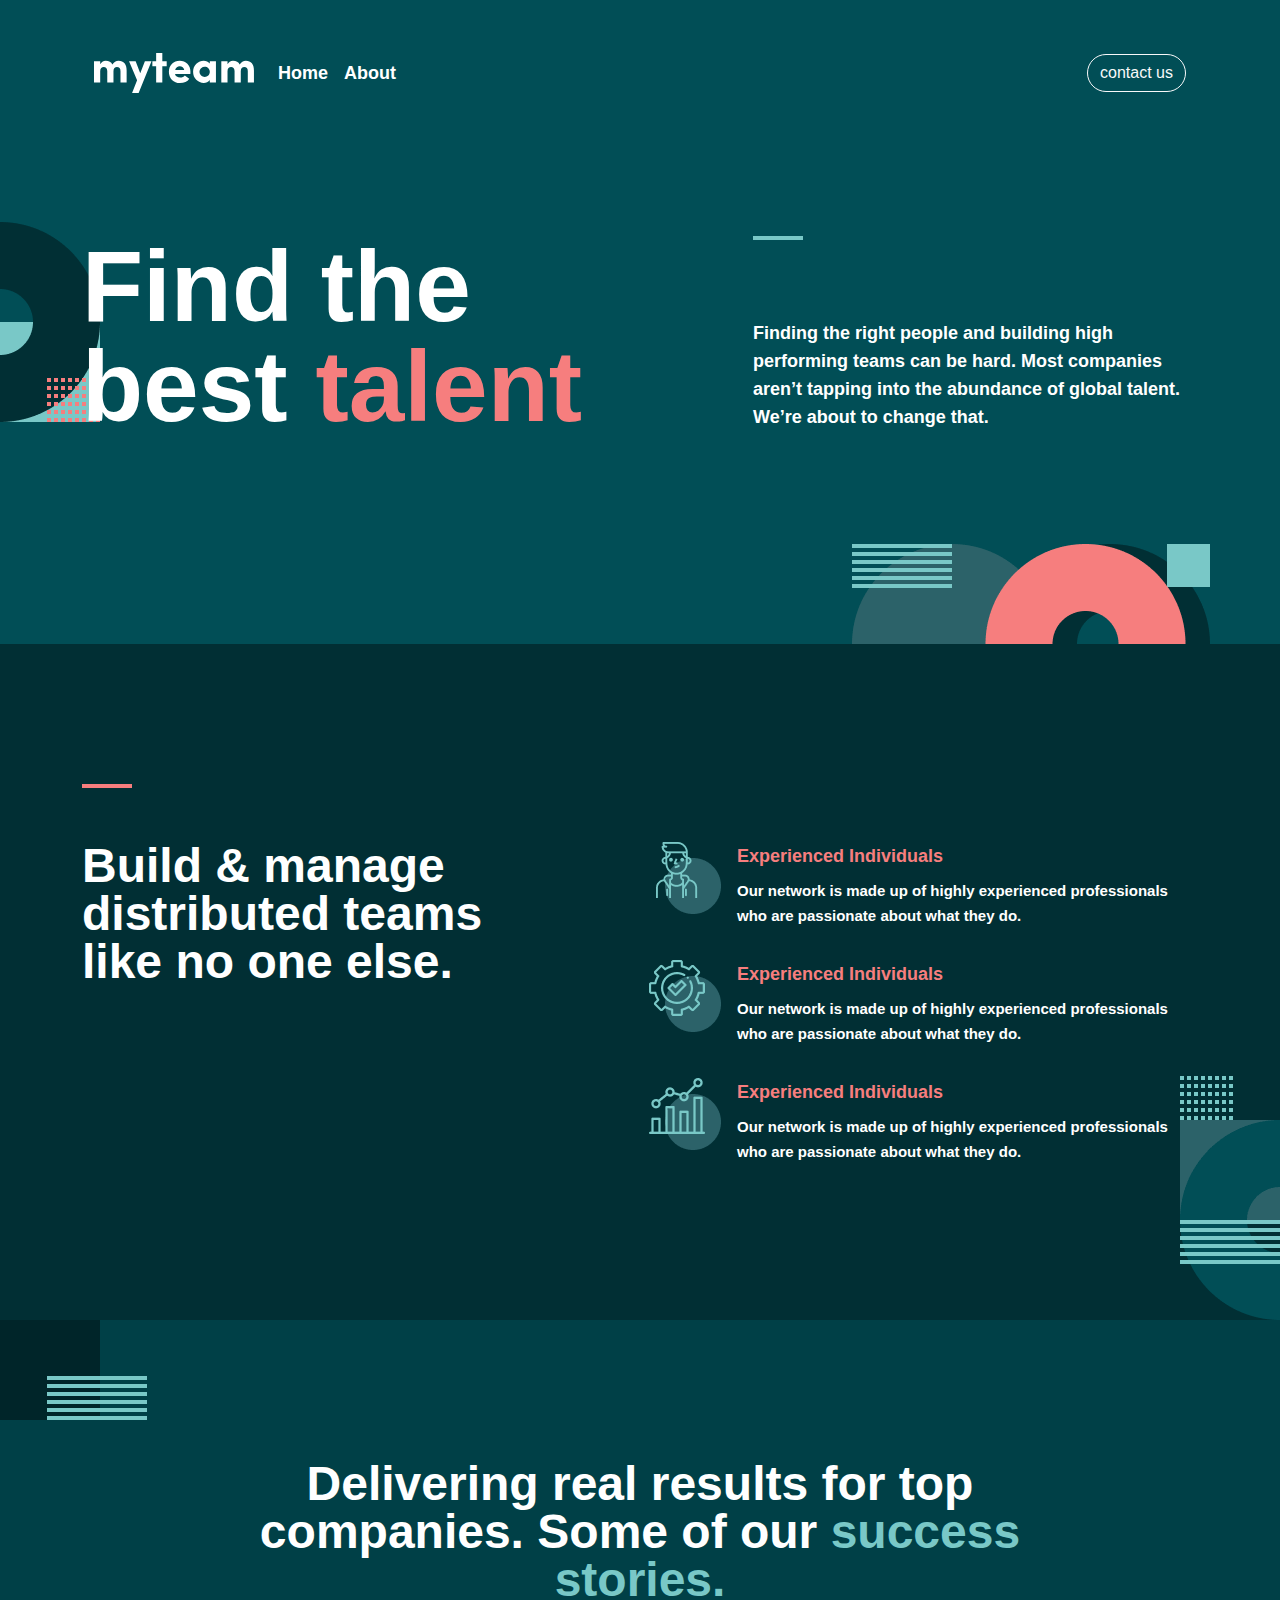
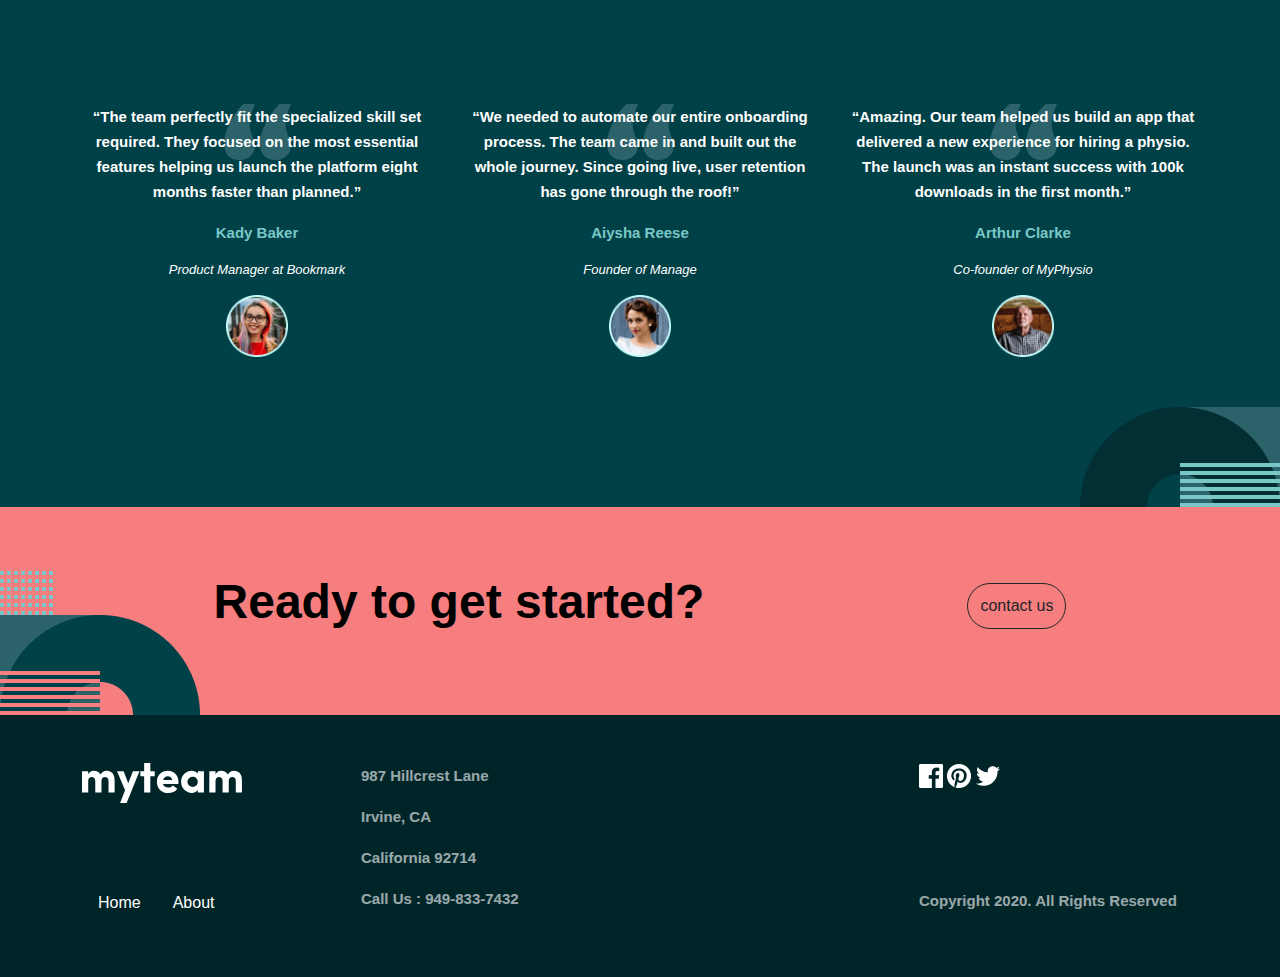
<file: index.html>
<!DOCTYPE html>
<html lang="en">

<head>
    <meta charset="UTF-8">
    <meta http-equiv="X-UA-Compatible" content="IE=edge">
    <meta name="viewport" content="width=device-width, initial-scale=1.0">
    <link rel="stylesheet" href="https://use.fontawesome.com/releases/v5.2.0/css/all.css">
    <link rel="stylesheet" href="./css/bootstrap.min.css">
    <link rel="stylesheet" href="./css/style.css">
    <title>myTeam home</title>
</head>

<body>
    <section class="hero__section">
        <div class="container hero__container">
            <nav class="navbar navbar-expand-lg navbar-light pt-5">
                <div class="container-fluid">
                    <a class="navbar-brand" href="./index.html"><img src="./image/myteam.svg" alt=""></a>
                    <div class="collapse navbar-collapse" id="navbarSupportedContent">
                        <ul class="navbar-nav me-auto mb-2 mb-lg-0">
                            <li class="nav-item">
                                <a class="nav-link active text-white" aria-current="page" href="#">Home</a>
                            </li>
                            <li class="nav-item">
                                <a class="nav-link active text-white" aria-current="page" href="./about.html">About</a>
                            </li>
                        </ul>
                        <a href="./contactus.html" class="btn btn-outline-light rounded-pill" role="button"
                            aria-disabled="true">contact us</a>
                    </div>
                </div>
            </nav>
            <div class="hero d-flex justify-content-between">
                <div class="">
                    <h1 class="hero__heading text-white">Find the best <span>talent</span></h1>
                </div>
                <div class="">
                    <div class="hero__restangle"></div>
                    <p class="text-white">Finding the right people and building high performing teams can be hard. Most
                        companies aren’t tapping into the abundance of global talent. We’re about to change that.</p>
                </div>
            </div>
        </div>
    </section>
    <!-- end off head -->
    <section class="manage__section">
        <div class="container manage__container ">
            <div class="manage__restangle--father">

                <div class="manage__restangle"></div>
            </div>
            <div class="manage d-flex justify-content-between">

                <div class="manage__left">
                    <h2 class="text-white">Build & manage distributed teams like no one else.</h2>
                </div>
                <div class="manage__right">
                    <div class="manage__person d-flex">
                        <div class="">
                            <img src="./image/icon-experienced.png" alt="">
                        </div>
                        <div class="mx-3">
                            <h5>Experienced Individuals</h5>
                            <p class="text-white">Our network is made up of highly experienced professionals who are
                                passionate about what they
                                do.</p>
                        </div>
                    </div>
                    <div class="manage__person mt-3 d-flex">
                        <div class="">
                            <img src="./image/icon-gear.png" alt="">
                        </div>
                        <div class="mx-3">
                            <h5>Experienced Individuals</h5>
                            <p class="text-white">Our network is made up of highly experienced professionals who are
                                passionate about what they
                                do.</p>
                        </div>
                    </div>
                    <div class="manage__person mt-3 d-flex">
                        <div class="">
                            <img src="./image/icon-stat.png" alt="">
                        </div>
                        <div class="mx-3">
                            <h5>Experienced Individuals</h5>
                            <p class="text-white">Our network is made up of highly experienced professionals who are
                                passionate about what they
                                do.</p>
                        </div>
                    </div>
                </div>
            </div>
        </div>
    </section>
    <!-- end off manage -->
    <section class="delivering__section">
        <div class="container delivering__contaier">
            <div class="delivering">
                <div class="delivering__head d-flex flex-column align-items-center text-center">
                    <h2>Delivering real results for top companies. Some of our <span>success stories.</span></h2>
                </div>
                <div class="delivering__card d-flex justify-content-between">
                    <div class="delivering__card--box d-flex flex-column align-items-center text-center">
                        <p> “The team perfectly fit the specialized skill set required. They focused on the most
                            essential
                            features helping us launch the platform eight months faster than planned.”</p>
                        <p class="kady">Kady Baker</p>
                        <i>Product Manager at Bookmark</i>
                        <img class="mt-3" src="./image/user-kady.png" style="width: 62px;" alt="">
                    </div>
                    <div class="delivering__card--box d-flex flex-column align-items-center text-center">
                        <p>“We needed to automate our entire onboarding process. The team came in and built out the
                            whole journey. Since going live, user retention has gone through the roof!”</p>
                        <p class="kady">Aiysha Reese</p>
                        <i>Founder of Manage</i>
                        <img class="mt-3" src="./image/user-aiysha.png" style="width: 62px;" alt="">
                    </div>
                    <div class="delivering__card--box d-flex flex-column align-items-center text-center">
                        <p>“Amazing. Our team helped us build an app that delivered a new experience for hiring a
                            physio. The launch was an instant success with 100k downloads in the first month.”</p>
                        <p class="kady">Arthur Clarke</p>
                        <i>Co-founder of MyPhysio</i>
                        <img class="mt-3" src="./image/user-arthur.png" style="width: 62px;" alt="">
                    </div>
                </div>
            </div>
        </div>
    </section>
    <section class="ready__section">
        <div class="container ready__container">
            <div class="ready d-flex justify-content-around">
                <h2>Ready to get started?</h2>
                <button type="button" class="btn btn-outline-dark rounded-pill">contact us</button>
            </div>
        </div>
    </section>
    <section class="footer__section">
        <div class="container footer__container">
            <div class="footer d-flex justify-content-between pt-5 pb-5">
                <div class="col-lg-3 col-md-12 mb-4 mb-md-0">
                    <div class="footer__logo">
                        <img src="./image/myteam.svg" alt="">
                    </div>
                    <div class="footer__link d-flex">
                        <a class="nav-link active text-white" aria-current="page" href="#">Home</a>
                        <a class="nav-link active text-white" aria-current="page" href="#">About</a>
                    </div>
                </div>
                <div class="col-lg-6 col-md-6 mb-4 mb-md-0">
                    <p>987 Hillcrest Lane</p>
                    <p>Irvine, CA</p>
                    <p>California 92714</p>
                    <p>Call Us : 949-833-7432</p>
                </div>
                <div class="col-lg-3 col-md-6 mb-4 mb-md-0">
                    <a href="https://www.instagram.com"><img src="./image/facebook.png" alt=""></a>
                    <a class="footer__insta mx-30" href="https://www.pinterest.com/"><img src="./image/pinterest.png"
                            alt=""></a>
                    <a class="footer__insta mx-30" href="https://www.instagram.com"><img src="./image/twitter.png"
                            alt=""></a>
                    <p class="copyright">Copyright 2020. All Rights Reserved</p>
                </div>
            </div>
        </div>
    </section>

    <script src="./js/bootstrap.min.js"></script>
</body>

</html>
</file>
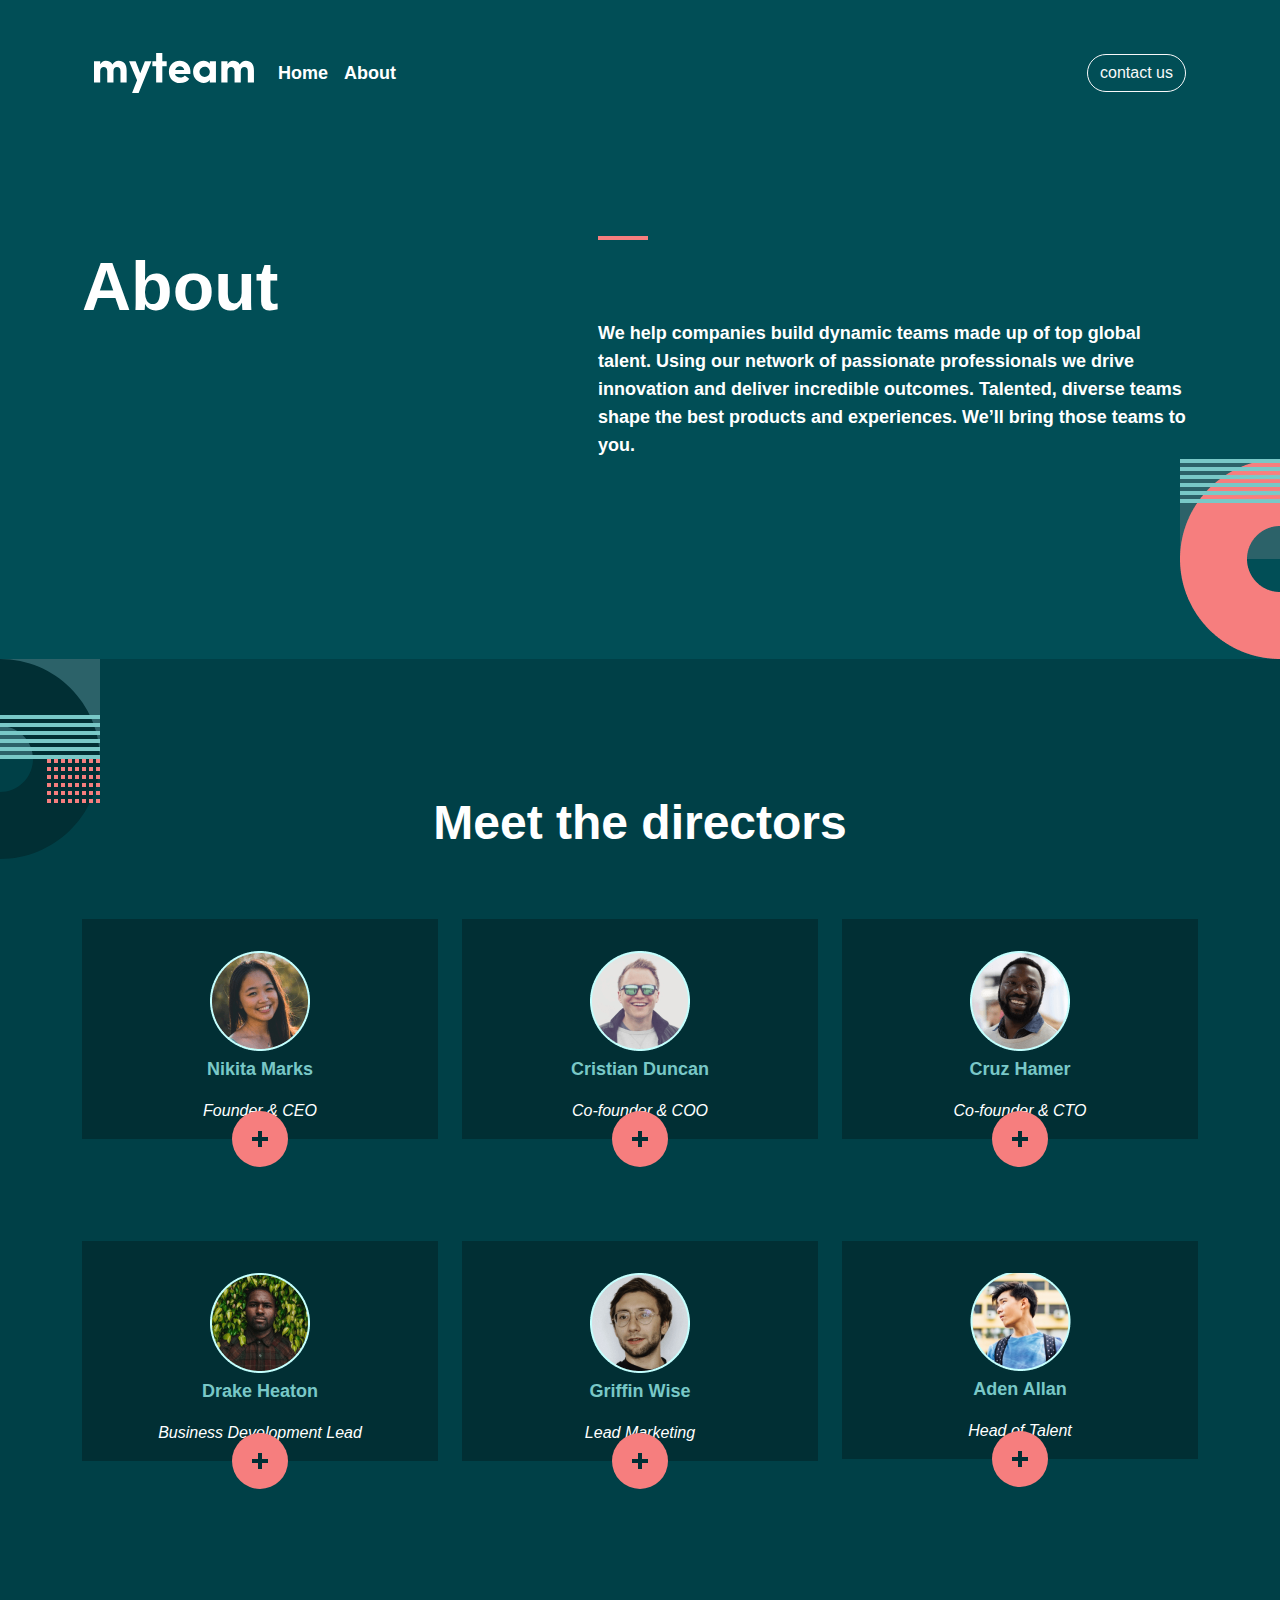
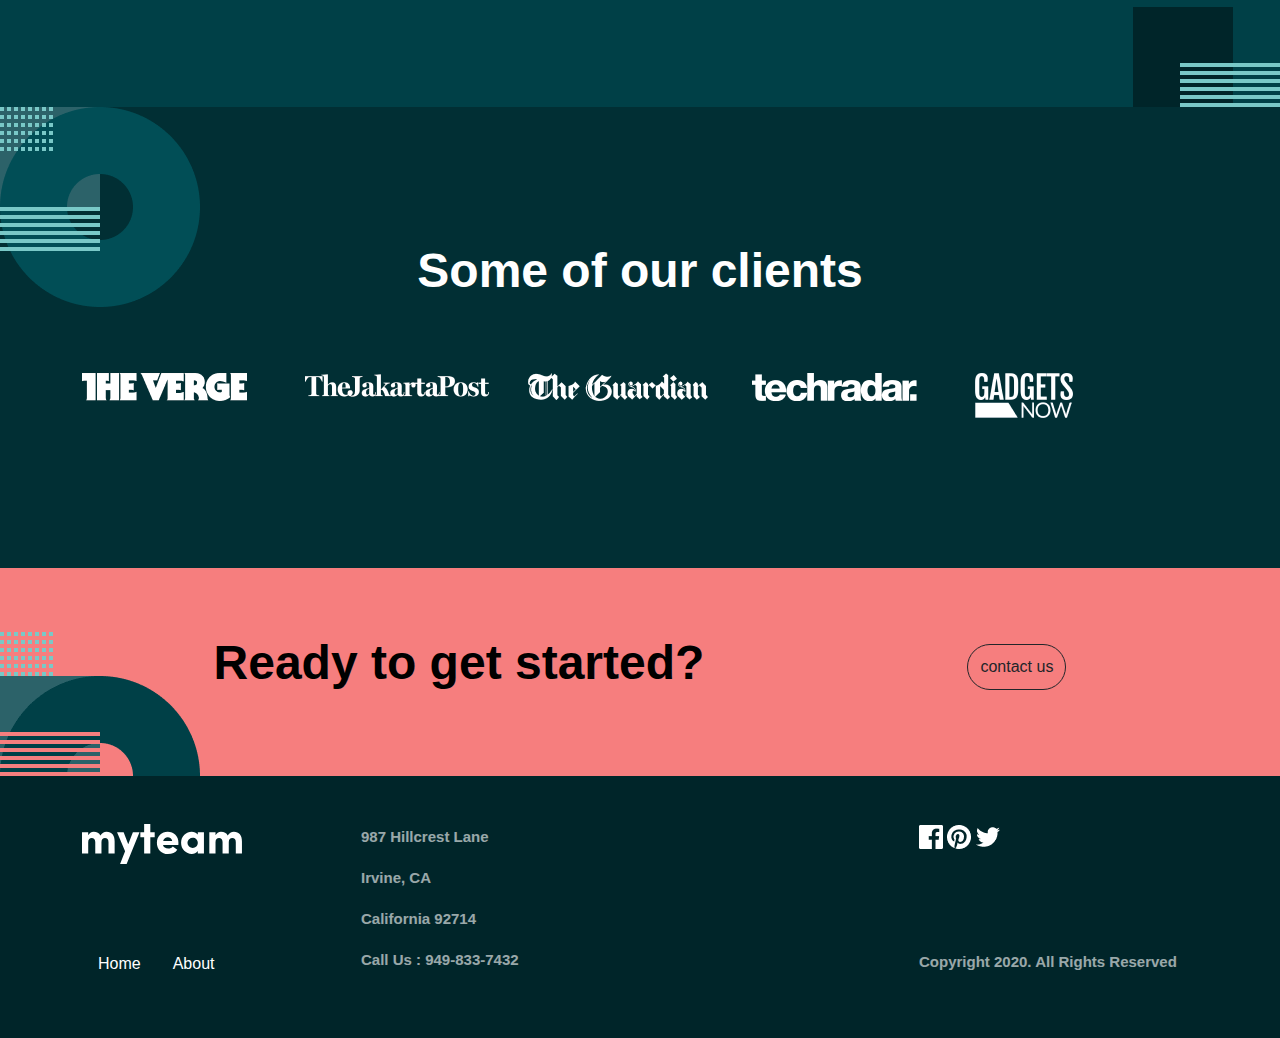
<file: about.html>
<!DOCTYPE html>
<html lang="en">
<head>
    <meta charset="UTF-8">
    <meta http-equiv="X-UA-Compatible" content="IE=edge">
    <meta name="viewport" content="width=device-width, initial-scale=1.0">
    <link rel="stylesheet" href="https://use.fontawesome.com/releases/v5.2.0/css/all.css">
    <link rel="stylesheet" href="./css/bootstrap.min.css">
    <link rel="stylesheet" href="./css/style.css">
    <title>myTeam about</title>
</head>
<body>
    <section class="hero__about--section">
        <div class="container hero__about--container">
            <nav class="navbar navbar-expand-lg navbar-light pt-5">
                <div class="container-fluid">
                    <a class="navbar-brand" href="./index.html"><img src="./image/myteam.svg" alt=""></a>
                    <div class="collapse navbar-collapse" id="navbarSupportedContent">
                        <ul class="navbar-nav me-auto mb-2 mb-lg-0">
                            <li class="nav-item">
                                <a class="nav-link active text-white" aria-current="page" href="./index.html">Home</a>
                            </li>
                            <li class="nav-item">
                                <a class="nav-link active text-white" aria-current="page" href="./about.html">About</a>
                            </li>
                        </ul>
                        <a href="./contactus.html" class="btn btn-outline-light rounded-pill" role="button" aria-disabled="true">contact us</a>
                    </div>
                </div>
            </nav>
            <div class="hero__about d-flex justify-content-between">
                <div class="">
                    <h1 class="hero__about--heading text-white">About</h1>
                </div>
                <div class="">
                    <div class="hero__about--restangle"></div>
                    <p class="text-white">We help companies build dynamic teams made up of top global talent. Using our network of passionate professionals we drive innovation and deliver incredible outcomes. Talented, diverse teams shape the best products and experiences. We’ll bring those teams to you.</p>
                </div>
            </div>
        </div>
    </section>
    <section class="section__person">
        <div class="container">

            <h1 class="text-white text-center">Meet the directors</h1>


            <div class="person__row row row-cols-2 row-cols-lg-3 g-2 g-lg-4">
                <div class="box col-12 col-sm-6 col-md-4">
                    <div class="p-3 bg-dark-green d-flex flex-column align-items-center">
                        <img class="pt-3 pb-1" src="./image/user-nikita.png" alt="nikita">
                        <p>nikita marks</p>
                        <i class="text-white">Founder & CEO</i>
                    </div>
                    <div class="plus-img">

                    </div>
                </div>
                <div class="box col-12 col-sm-6 col-md-4">
                    <div class="p-3 bg-dark-green d-flex flex-column align-items-center">
                        <img class="pt-3 pb-1" src="./image/user-cristian.png" alt="nikita">
                        <p>cristian duncan</p>
                        <i class="text-white">Co-founder & COO</i>
                    </div>
                    <div class="plus-img">

                    </div>
                </div>
                <div class="box col-12 col-sm-6 col-md-4">
                    <div class="p-3 bg-dark-green d-flex flex-column align-items-center">
                        <img class="pt-3 pb-1" src="./image/user-cruz.png" alt="nikita">
                        <p>cruz hamer</p>
                        <i class="text-white">Co-founder & CTO</i>
                    </div>
                    <div class="plus-img">

                    </div>
                </div>
                <div class="box col-12 col-sm-6 col-md-4">
                    <div class="p-3 bg-dark-green d-flex flex-column align-items-center">
                        <img class="pt-3 pb-1" src="./image/user-drake.png" alt="nikita">
                        <p>drake heaton</p>
                        <i class="text-white">Business Development Lead</i>
                    </div>
                    <div class="plus-img">

                    </div>
                </div>
                <div class="box col-12 col-sm-6 col-md-4">
                    <div class="p-3 bg-dark-green d-flex flex-column align-items-center">
                        <img class="pt-3 pb-1" src="./image/user-griffin.png" alt="nikita">
                        <p>griffin wise</p>
                        <i class="text-white">Lead Marketing</i>
                    </div>
                    <div class="plus-img">

                    </div>
                </div>
                <div class="box col-12 col-sm-6 col-md-4">
                    <div class="p-3 bg-dark-green d-flex flex-column align-items-center text-center">
                        <img class="pt-3 pb-1" src="./image/users-aden.png" alt="nikita">
                        <p>aden allan</p>
                        <i class="text-white">Head of Talent</i>
                    </div>
                    <div class="plus-img">

                    </div>
                </div>
            </div>
        </div>
    </section>
    <section class="clients__section">
        <div class="container clients__container">
            <div class="clients">
                <div class="clients__heading row">
                    <h3 class="col text-center">Some of our clients</h3>
                    <div class="clients__logos row">
                        <a class="col" href="#"><img src="./image/Object.png" alt=""></a>
                        <a class="col" href="#"><img src="./image/object1.png" alt=""></a>
                        <a class="col" href="#"><img src="./image/object2.png" alt=""></a>
                        <a class="col" href="#"><img src="./image/object3.png" alt=""></a>
                        <a class="col" href="#"><img src="./image/object4.png" alt=""></a>
                    </div>
                </div>
            </div>
        </div>
    </section>
    <section class="ready__section">
        <div class="container ready__container">
            <div class="ready d-flex justify-content-around">
                <h2>Ready to get started?</h2>
                <button type="button" class="btn btn-outline-dark rounded-pill">contact us</button>
            </div>
        </div>
    </section>
    <section class="footer__section">
        <div class="container footer__container">
            <div class="footer d-flex justify-content-between pt-5 pb-5">
                <div class="col-lg-3 col-md-12 mb-4 mb-md-0">
                    <div class="footer__logo">
                        <img src="./image/myteam.svg" alt="">
                    </div>
                    <div class="footer__link d-flex">
                        <a class="nav-link active text-white" aria-current="page" href="#">Home</a>
                        <a class="nav-link active text-white" aria-current="page" href="#">About</a>
                    </div>
                </div>
                <div class="col-lg-6 col-md-6 mb-4 mb-md-0">
                    <p>987 Hillcrest Lane</p>
                    <p>Irvine, CA</p>
                    <p>California 92714</p>
                    <p>Call Us : 949-833-7432</p>
                </div>
                <div class="col-lg-3 col-md-6 mb-4 mb-md-0">
                    <a href="https://www.instagram.com"><img src="./image/facebook.png" alt=""></a>
                    <a class="footer__insta mx-30" href="https://www.pinterest.com/"><img src="./image/pinterest.png"
                            alt=""></a>
                    <a class="footer__insta mx-30" href="https://www.instagram.com"><img src="./image/twitter.png"
                            alt=""></a>
                    <p class="copyright">Copyright 2020. All Rights Reserved</p>
                </div>
            </div>
        </div>
    </section>
</body>
</html>
</file>
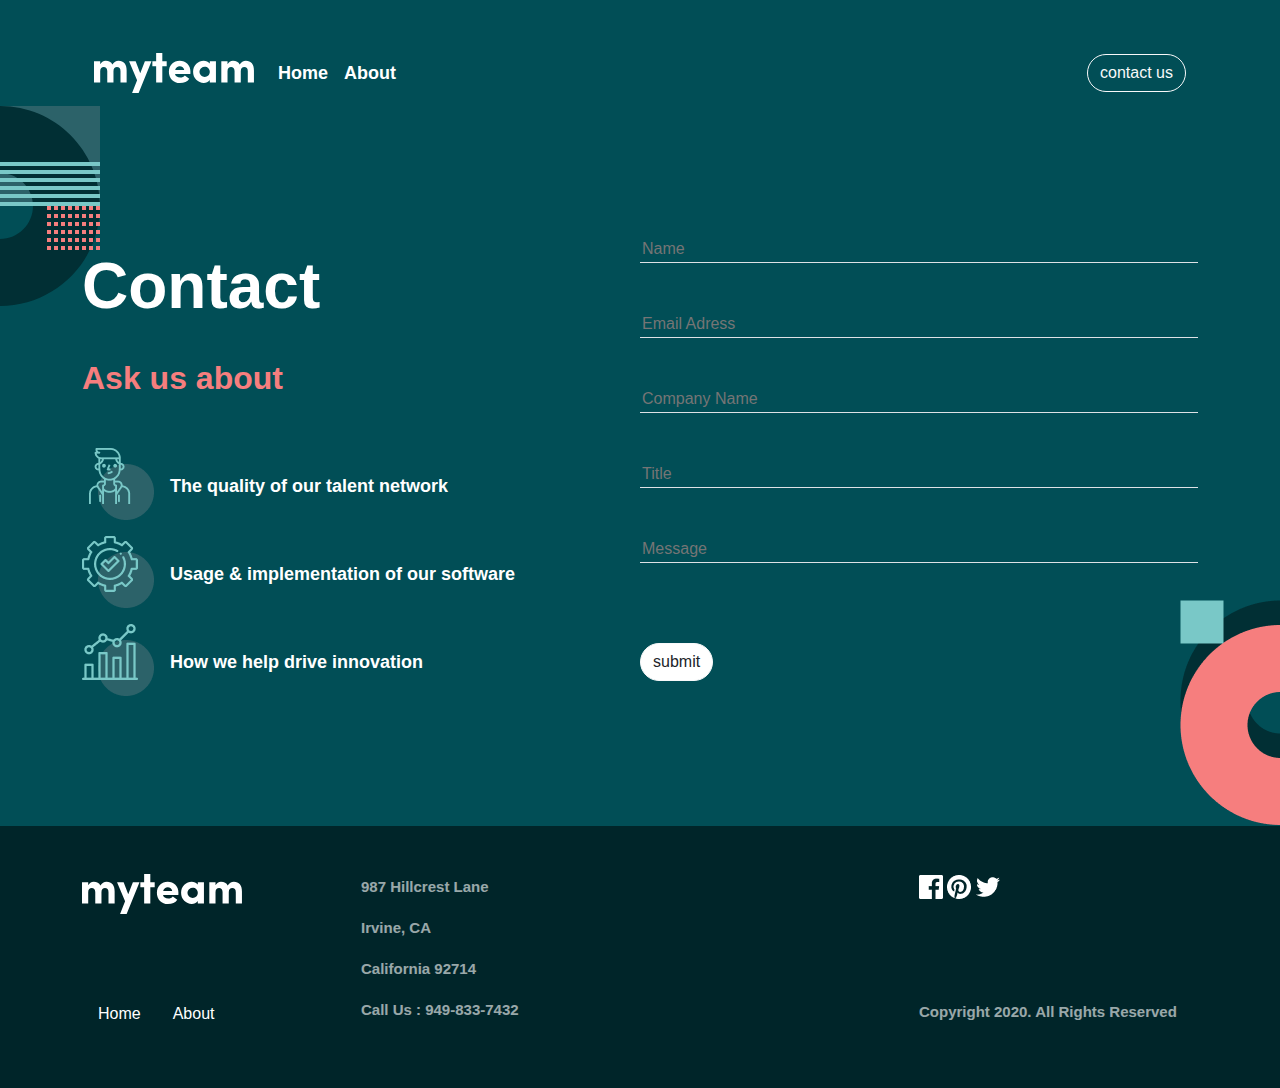
<file: contactus.html>
<!DOCTYPE html>
<html lang="en">

<head>
    <meta charset="UTF-8">
    <meta http-equiv="X-UA-Compatible" content="IE=edge">
    <meta name="viewport" content="width=device-width, initial-scale=1.0">
    <link rel="stylesheet" href="https://use.fontawesome.com/releases/v5.2.0/css/all.css">
    <link rel="stylesheet" href="./css/bootstrap.min.css">
    <link rel="stylesheet" href="./css/style.css">
    <title>myTeam contact us</title>
</head>

<body>
    <section class="contact__nav--section">
        <div class="container">
            <nav class="navbar navbar-expand-lg navbar-light pt-5">
                <div class="container-fluid">
                    <a class="navbar-brand" target="_blank" href="./index.html"><img src="./image/myteam.svg" alt=""></a>
                    <div class="collapse navbar-collapse" id="navbarSupportedContent">
                        <ul class="navbar-nav me-auto mb-2 mb-lg-0">
                            <li class="nav-item">
                                <a class="nav-link active text-white" aria-current="page" target="_blank" href="./index.html">Home</a>
                            </li>
                            <li class="nav-item">
                                <a class="nav-link active text-white" aria-current="page" target="_blank" href="./about.html">About</a>
                            </li>
                        </ul>
                        <a target="_blank" href="./contactus.html" class="btn btn-outline-light rounded-pill" role="button"
                            aria-disabled="true">contact us</a>
                    </div>
                </div>
            </nav>

        </div>
    </section>
    <section class="contactus__section">
        <div class="container">
            <div class="contactus d-flex justify-content-between">
                <div class="contactus__right col">
                    <h1 class="contactus__heading text-white">Contact</h1>
                    <p>Ask us about</p>

                    <div class="contactus__person d-flex">
                        <div class="">
                            <img src="./image/icon-experienced.png" alt="">
                        </div>
                        <div class="mx-3 mt-4 align-items-center">
                            <h5>The quality of our talent network</h5>
                        </div>
                    </div>
                    <div class="contactus__person mt-3 d-flex">
                        <div class="">
                            <img src="./image/icon-gear.png" alt="">
                        </div>
                        <div class="mx-3 mt-4">
                            <h5>Usage & implementation of our software</h5>
                        </div>
                    </div>
                    <div class="contactus__person mt-3 d-flex">
                        <div class="">
                            <img src="./image/icon-stat.png" alt="">
                        </div>
                        <div class="mx-3 mt-4">
                            <h5>How we help drive innovation</h5>
                        </div>
                    </div>
                </div>
                <div class="col">
                    <div class="contactus__input border-bottom">
                        <input type="text" required placeholder="Name">
                    </div>
                    <div class="contactus__input border-bottom mt-5">
                        <input type="text" required placeholder="Email Adress">
                    </div>
                    <div class="contactus__input border-bottom mt-5">
                        <input type="text" required placeholder="Company Name">
                    </div>
                    <div class="contactus__input border-bottom mt-5">
                        <input type="text" required placeholder="Title">
                    </div>
                    <div class="contactus__input border-bottom mt-5">
                        <input type="text" required placeholder="Message">
                    </div>
                    <a href="./contactus.html"
                        class="contactus__btn btn btn-outline-light bg-white text-dark rounded-pill" role="button"
                        aria-disabled="true">submit</a>
                </div>
            </div>
        </div>
    </section>
    <section class="footer__section">
        <div class="container footer__container">
            <div class="footer d-flex justify-content-between pt-5 pb-5">
                <div class="col-lg-3 col-md-12 mb-4 mb-md-0">
                    <div class="footer__logo">
                        <img src="./image/myteam.svg" alt="">
                    </div>
                    <div class="footer__link d-flex">
                        <a class="nav-link active text-white" aria-current="page" target="_blank" href="#">Home</a>
                        <a class="nav-link active text-white" aria-current="page" target="_blank" href="#">About</a>
                    </div>
                </div>
                <div class="col-lg-6 col-md-6 mb-4 mb-md-0">
                    <p>987 Hillcrest Lane</p>
                    <p>Irvine, CA</p>
                    <p>California 92714</p>
                    <p>Call Us : 949-833-7432</p>
                </div>
                <div class="col-lg-3 col-md-6 mb-4 mb-md-0">
                    <a target="_blank" href="https://www.instagram.com"><img src="./image/facebook.png" alt=""></a>
                    <a class="footer__insta mx-30" target="_blank" href="https://www.pinterest.com/"><img src="./image/pinterest.png"
                            alt=""></a>
                    <a class="footer__insta mx-30" target="_blank" href="https://www.instagram.com"><img src="./image/twitter.png"
                            alt=""></a>
                    <p class="copyright">Copyright 2020. All Rights Reserved</p>
                </div>
            </div>
        </div>
    </section>
</body>

</html>
</file>
<file: css/style.css>
body{
        margin: 0;
        padding: 0;
        box-sizing: border-box;
        font-family: "Tahoma", sans-serif;
        color: white;
    }
    /* head */
    .navbar-nav{
        font-size: 18px;
        line-height: 28px;
        font-weight: 600;
    }
    .hero__section{
        background-color: #014E56;
        background-image: url(../image/disk-left.png);
        background-repeat: no-repeat;
        background-position: center left;
        position: relative;
    }
    .hero__container{
        background-image: url(../image/disk-bottom.png);
        background-repeat: no-repeat;
        background-position: bottom right;
        position: relative;
    }
    .hero__restangle{
        width: 50px;
        height: 4px;
        background-color: #79C8C7;
    }
    .hero{
        padding: 130px 0 200px 0;
    }
    .hero__heading{
        max-width: 535px;
        font-size: 100px;
        line-height: 100px;
        font-weight: 700;
    }
    .hero__heading span{
        color: #f67e7e;
    }
    .hero__restangle ~ p{
        max-width: 445px;
        padding-top: 79px;
        font-size: 18px;
        line-height: 28px;
        font-weight: 600;
        margin: 0;
    }

    /* manage */
    .manage__section{
        background-color: #012F34;
        background-image: url(../image/manage-section.png);
        background-position: bottom right;
        background-repeat: no-repeat;
    }
    .manage{
        padding: 54px 0 140px 0;
    }
    .manage__restangle--father{
        padding-top: 140px;
    }
    .manage__restangle{
        width: 50px;
        height: 4px;
        background-color: #f67e7e;
    }
    .manage__restangle ~ h2{
        max-width: 445px;
        font-size: 48px;
        line-height: 48px;
        font-weight: 700;
    }
    .manage__left h2{
        max-width: 445px;
        font-size: 48px;
        line-height: 48px;
        font-weight: 700;
    }
    .manage__person p{
        max-width: 445px;
        font-size: 15px;
        line-height: 25px;
        font-weight: 600;
    }
    .manage__person h5{
        font-size: 18px;
        line-height: 28px;
        font-weight: 700;
        color: #f67e7e;
    }

    /* delivering */
    .delivering__section{
        background-color: #004047;
        background-image: url(../image/deliver-right-bg.png), url(../image/deliver-bottom.png);
        background-position: top left, bottom right;
        background-repeat: no-repeat;
    }
    .delivering__head h2{
        max-width: 940px;
        padding: 140px 0 92px 0;
        font-size: 48px;
        line-height: 48px;
        font-weight: 700;
    }
    .delivering__head h2 span{
        color: #79C8C7;
    }
    .delivering__card{
        padding-bottom: 150px;
    }
    .delivering__card--box{
        background-image: url(../image/card.png);
        background-repeat: no-repeat;
        background-position: center top;
        max-width: 350px;
    }
    .delivering__card--box p{
        font-size: 15px;
        line-height: 25px;
        font-weight: 600;
    }
    .kady{
        font-size: 18px;
        line-height: 28px;
        font-weight: 700;
        color: #79C8C7;
    }
    .delivering__card--box i{
        font-size: 13px;
        line-height: 18px;
    }
    /* ready */
    .ready__section{
        background-color: #f67e7e;
        background-image: url(../image/ready.png);
        background-repeat: no-repeat;
        background-position: bottom left;
    }
    .ready{
        padding: 76px 0 86px 0;
    }
    .ready h2{
        font-size: 48px;
        line-height: 38px;
        font-weight: 700;
        color: black;
    }
    /* footer */
    .footer__section{
        background-color: #002529;
    }
    .footer p{
        font-size: 15px;
        line-height: 25px;
        font-weight: 600;
        opacity: 0.6;
    }
    .copyright{
        margin-top: 100px;
    }
    .footer__link{
        margin-top: 80px;
    }
    .fooetr__insta a{
        margin-left: 33px;
    }
    /* end off index html */
    .hero__about--section{
        background-color: #014E56;
        background-image: url(../image/disk-red.png);
        background-repeat: no-repeat;
        background-position: bottom right;
        position: relative;
    }
    .hero__about--restangle{
        width: 50px;
        height: 4px;
        background-color: #f67e7e;
    }
    .hero__about{
        padding: 130px 0 200px 0;
    }
    .hero__about--heading{
        max-width: 300px;
        font-size: 68px;
        line-height: 100px;
        font-weight: 700;
    }
    .hero__about--restangle ~ p{
        max-width: 600px;
        padding-top: 79px;
        font-size: 18px;
        line-height: 28px;
        font-weight: 600;
        margin: 0;
    }
    /* end off hero */
    .section__person {
        background-color: #004047;
        background-image: url(../image/section-bg-top.svg), url(../image/section-bg-bottom.svg);
        background-position: top left, bottom right;
        background-repeat: no-repeat;
    }
    
    .bg-dark-green {
        background-color: #012F34;
    }
    
    .section__person p {
        text-transform: capitalize;
        color: #79C8C7;
        font-size: 18px;
        line-height: 28px;
        font-weight: 700;
    }
    
    section.section__personr i {
        font-size: 15px;
        line-height: 25px;
        font-weight: 500;
        padding-bottom: 50px;
    }
    
    .section__person h1 {
        font-size: 48px;
        line-height: 48px;
        font-weight: 700;
        padding: 140px 0 64px 0;
    }
    
    .person__row{
        padding-bottom: 168px;
    }
    
    .box {
        padding-bottom: 50px;
        display: -webkit-box;
        display: -ms-flexbox;
        display: flex;
        -webkit-box-orient: vertical;
        -webkit-box-direction: normal;
            -ms-flex-direction: column;
                flex-direction: column;
    }
    
    .box .plus-img {
        background-image: url(../image/plus.svg);
        width: 56px;
        height: 56px;
        margin: 0 auto;
        margin-top: -28px;
    }
    
    .box .plus-img:active {
        background-image: url(../image/closed.svg);
    }
    /* end off person*/
    .clients__section{
        background-color: #012F34;
        background-image: url(../image/clients-bg.png);
        background-position: top left;
        background-repeat: no-repeat;
    }
    .clients__heading h3{
        font-size: 48px;
        line-height: 48px;
        font-weight: 700;
        padding-bottom: 70px;
    }
    .clients{
        padding: 140px 0 150px 0;
    }
/* end off about html */

/* contact us */
    .contact__nav--section{
        background-color: #014E56;
    }
    .contactus__section{
        background-color: #014E56;
        background-image: url(../image/section-bg-top.svg), url(../image/contactus.png);
        background-repeat: no-repeat;
        background-position: top left, bottom right;
    }
    .contactus__person h5{
        max-width: 445px;
        font-size: 18px;
        line-height: 28px;
        font-weight: 700;
    }
    .contactus__heading{
        font-size: 64px;
        line-height: 100px;
        font-weight: 700;
    }
    .contactus__heading ~ p{
        padding: 10px 0 30px 0;
        font-size: 32px;
        line-height: 48px;
        font-weight: 700;
        color: #f67e7e;
    }

/* contactus input */

.contactus__input input:focus {
    outline: none;
    background-color: transparent;
    border: none;
}
.contactus__input input{
    background-color: transparent;
    border: none;
}
.contactus{
    padding: 130px 0;
}
.contactus__btn{
    margin-top: 80px;
}
</file>
